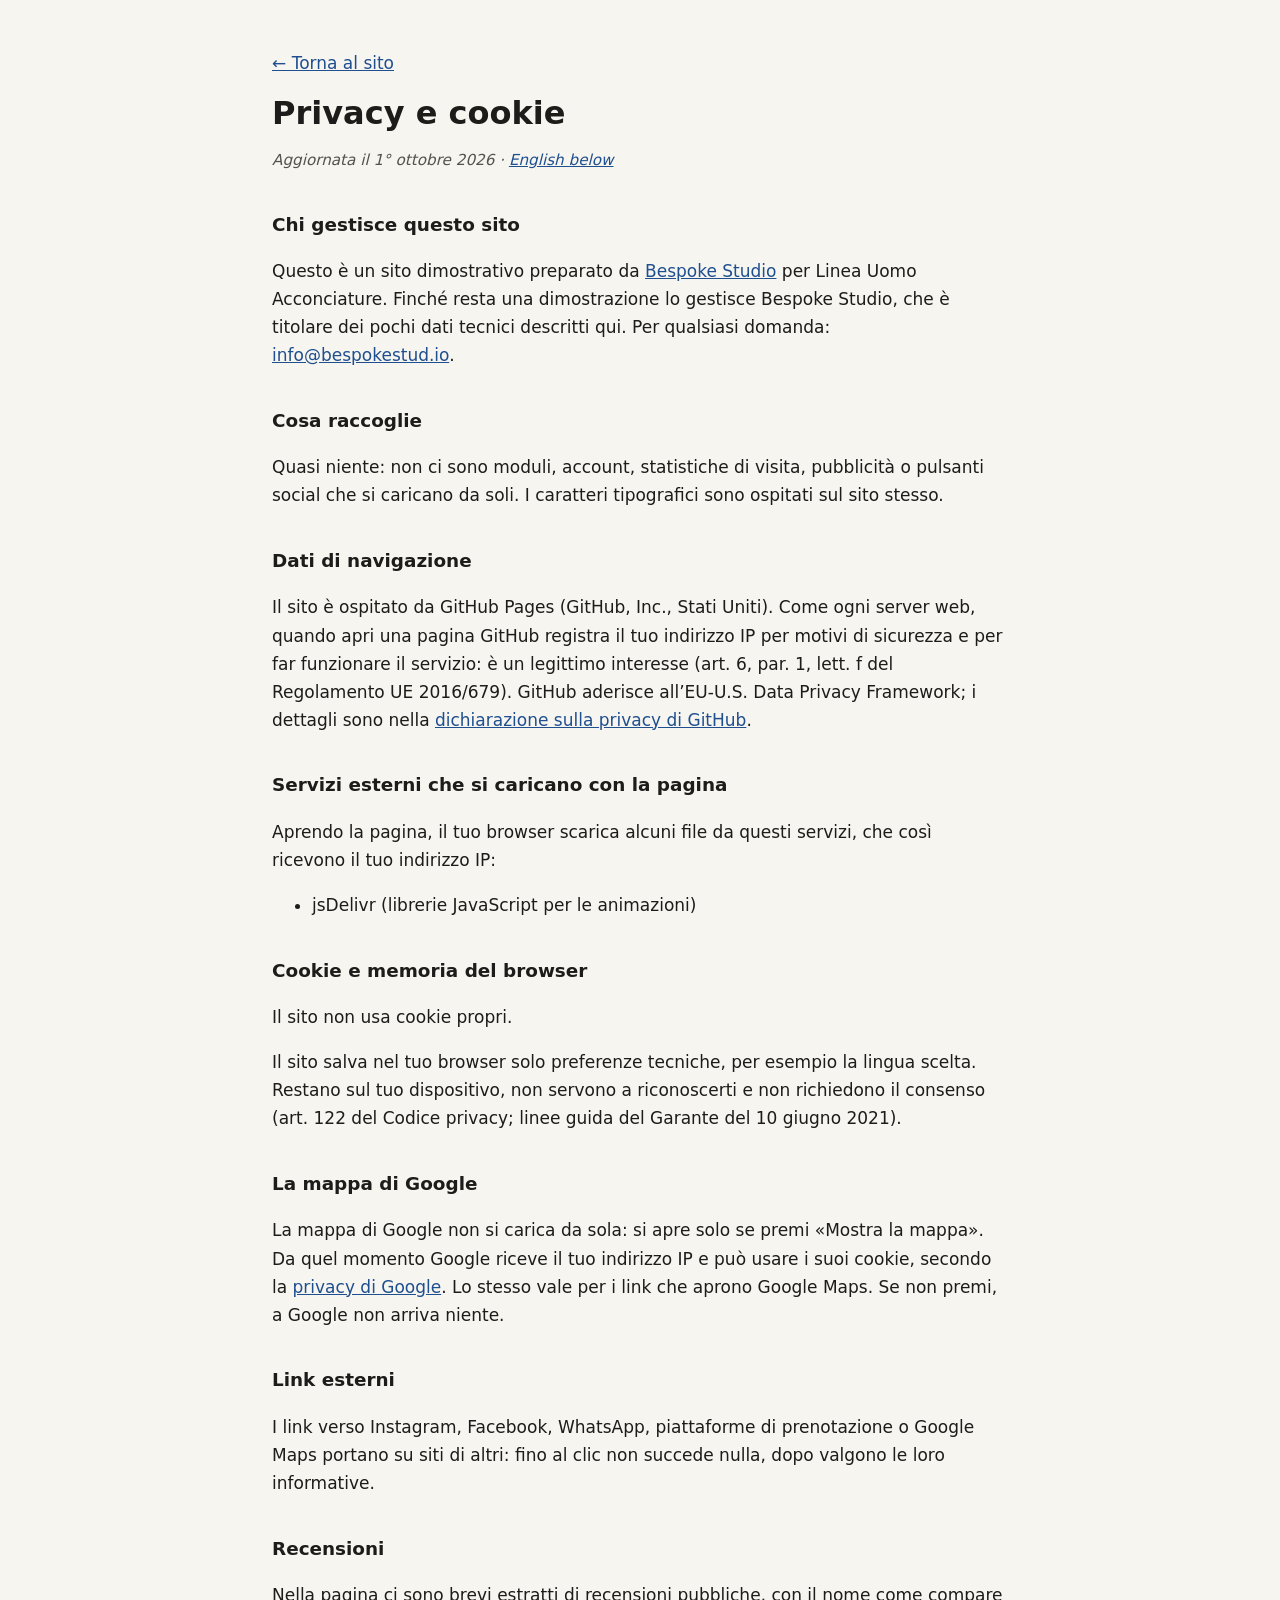
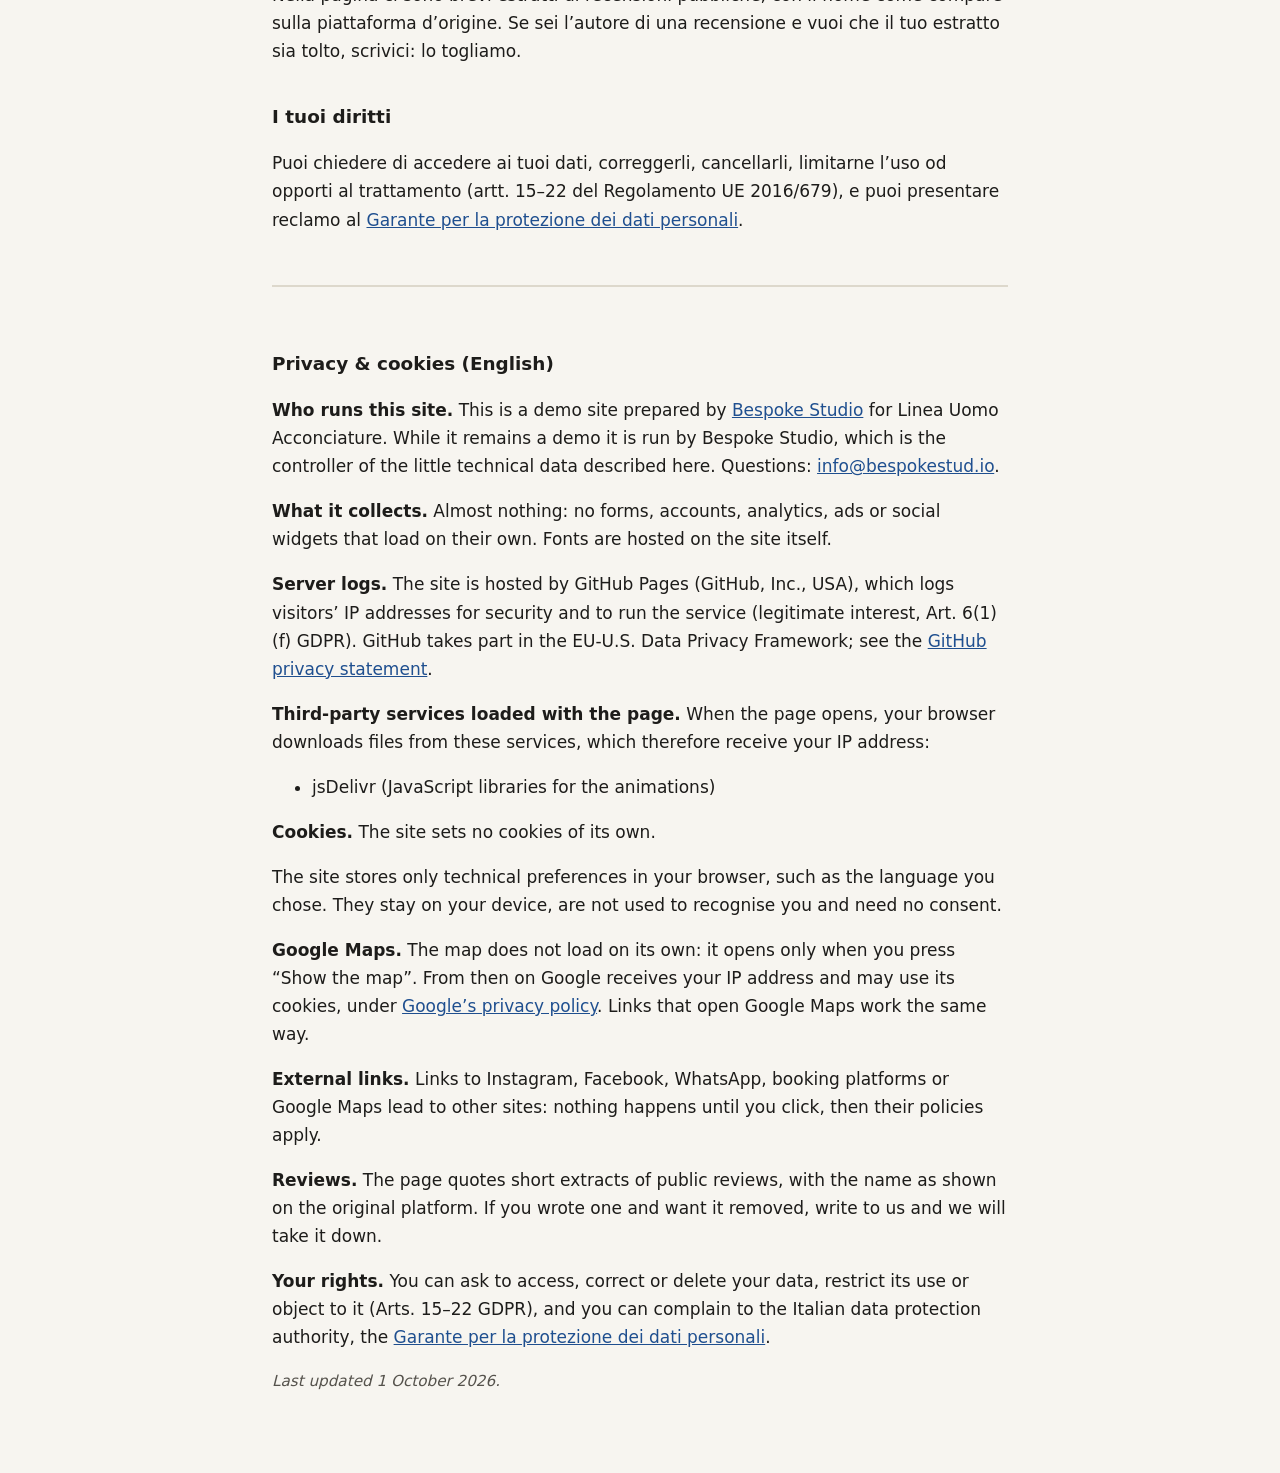
<file: privacy.html>
<!DOCTYPE html>
<html lang="it">
<head>
  <meta charset="UTF-8">
  <meta name="viewport" content="width=device-width, initial-scale=1.0">
  <meta name="robots" content="noindex">
  <title>Privacy e cookie · Linea Uomo Acconciature</title>
  <meta name="description" content="Informativa privacy e cookie del sito Linea Uomo Acconciature.">
  <style>
    body { margin: 0; background: #f7f5f0; color: #1d1c1a; font: 17px/1.65 system-ui, -apple-system, "Segoe UI", Roboto, sans-serif; }
    main { max-width: 46rem; margin: 0 auto; padding: 32px 20px 64px; }
    h1 { font-size: 2rem; line-height: 1.2; margin: 0.4em 0 0.2em; }
    h2 { font-size: 1.15rem; margin: 2em 0 0.4em; }
    a { color: #1f4f8f; }
    .data { color: #55524c; font-style: italic; font-size: 0.95rem; }
    .en { margin-top: 3em; padding-top: 1.5em; border-top: 2px solid #ddd8cc; }
    code { font-size: 0.9em; background: #ebe7dc; padding: 0 4px; border-radius: 3px; }
  </style>
</head>
<body>
<main>
  <p><a href="index.html">← Torna al sito</a></p>
  <h1>Privacy e cookie</h1>
  <p class="data">Aggiornata il 1° ottobre 2026 · <a href="#english" lang="en">English below</a></p>
  <h2>Chi gestisce questo sito</h2>
  <p>Questo è un sito dimostrativo preparato da <a href="https://bespokestud.io" rel="noopener">Bespoke Studio</a> per Linea Uomo Acconciature. Finché resta una dimostrazione lo gestisce Bespoke Studio, che è titolare dei pochi dati tecnici descritti qui. Per qualsiasi domanda: <a href="mailto:info@bespokestud.io">info@bespokestud.io</a>.</p>
  <h2>Cosa raccoglie</h2>
  <p>Quasi niente: non ci sono moduli, account, statistiche di visita, pubblicità o pulsanti social che si caricano da soli. I caratteri tipografici sono ospitati sul sito stesso.</p>
  <h2>Dati di navigazione</h2>
  <p>Il sito è ospitato da GitHub Pages (GitHub, Inc., Stati Uniti). Come ogni server web, quando apri una pagina GitHub registra il tuo indirizzo IP per motivi di sicurezza e per far funzionare il servizio: è un legittimo interesse (art. 6, par. 1, lett. f del Regolamento UE 2016/679). GitHub aderisce all’EU-U.S. Data Privacy Framework; i dettagli sono nella <a href="https://docs.github.com/site-policy/privacy-policies/github-general-privacy-statement" rel="noopener">dichiarazione sulla privacy di GitHub</a>.</p>
  <h2>Servizi esterni che si caricano con la pagina</h2>
  <p>Aprendo la pagina, il tuo browser scarica alcuni file da questi servizi, che così ricevono il tuo indirizzo IP:</p>
  <ul><li>jsDelivr (librerie JavaScript per le animazioni)</li></ul>
  <h2>Cookie e memoria del browser</h2>
  <p>Il sito non usa cookie propri.</p>
  <p>Il sito salva nel tuo browser solo preferenze tecniche, per esempio la lingua scelta. Restano sul tuo dispositivo, non servono a riconoscerti e non richiedono il consenso (art. 122 del Codice privacy; linee guida del Garante del 10 giugno 2021).</p>
  <h2>La mappa di Google</h2>
  <p>La mappa di Google non si carica da sola: si apre solo se premi «Mostra la mappa». Da quel momento Google riceve il tuo indirizzo IP e può usare i suoi cookie, secondo la <a href="https://policies.google.com/privacy?hl=it" rel="noopener">privacy di Google</a>. Lo stesso vale per i link che aprono Google Maps. Se non premi, a Google non arriva niente.</p>
  <h2>Link esterni</h2>
  <p>I link verso Instagram, Facebook, WhatsApp, piattaforme di prenotazione o Google Maps portano su siti di altri: fino al clic non succede nulla, dopo valgono le loro informative.</p>
  <h2>Recensioni</h2>
  <p>Nella pagina ci sono brevi estratti di recensioni pubbliche, con il nome come compare sulla piattaforma d’origine. Se sei l’autore di una recensione e vuoi che il tuo estratto sia tolto, scrivici: lo togliamo.</p>
  <h2>I tuoi diritti</h2>
  <p>Puoi chiedere di accedere ai tuoi dati, correggerli, cancellarli, limitarne l’uso od opporti al trattamento (artt. 15–22 del Regolamento UE 2016/679), e puoi presentare reclamo al <a href="https://www.garanteprivacy.it" rel="noopener">Garante per la protezione dei dati personali</a>.</p>
  <div class="en" id="english" lang="en">
    <h2>Privacy &amp; cookies (English)</h2>
    <p><strong>Who runs this site.</strong> This is a demo site prepared by <a href="https://bespokestud.io" rel="noopener">Bespoke Studio</a> for Linea Uomo Acconciature. While it remains a demo it is run by Bespoke Studio, which is the controller of the little technical data described here. Questions: <a href="mailto:info@bespokestud.io">info@bespokestud.io</a>.</p>
    <p><strong>What it collects.</strong> Almost nothing: no forms, accounts, analytics, ads or social widgets that load on their own. Fonts are hosted on the site itself.</p>
    <p><strong>Server logs.</strong> The site is hosted by GitHub Pages (GitHub, Inc., USA), which logs visitors’ IP addresses for security and to run the service (legitimate interest, Art. 6(1)(f) GDPR). GitHub takes part in the EU-U.S. Data Privacy Framework; see the <a href="https://docs.github.com/site-policy/privacy-policies/github-general-privacy-statement" rel="noopener">GitHub privacy statement</a>.</p>
    <p><strong>Third-party services loaded with the page.</strong> When the page opens, your browser downloads files from these services, which therefore receive your IP address:</p><ul><li>jsDelivr (JavaScript libraries for the animations)</li></ul>
    <p><strong>Cookies.</strong> The site sets no cookies of its own.</p>
    <p>The site stores only technical preferences in your browser, such as the language you chose. They stay on your device, are not used to recognise you and need no consent.</p>
    <p><strong>Google Maps.</strong> The map does not load on its own: it opens only when you press “Show the map”. From then on Google receives your IP address and may use its cookies, under <a href="https://policies.google.com/privacy?hl=en" rel="noopener">Google’s privacy policy</a>. Links that open Google Maps work the same way.</p>
    <p><strong>External links.</strong> Links to Instagram, Facebook, WhatsApp, booking platforms or Google Maps lead to other sites: nothing happens until you click, then their policies apply.</p>
    <p><strong>Reviews.</strong> The page quotes short extracts of public reviews, with the name as shown on the original platform. If you wrote one and want it removed, write to us and we will take it down.</p>
    <p><strong>Your rights.</strong> You can ask to access, correct or delete your data, restrict its use or object to it (Arts. 15–22 GDPR), and you can complain to the Italian data protection authority, the <a href="https://www.garanteprivacy.it" rel="noopener">Garante per la protezione dei dati personali</a>.</p>
    <p class="data">Last updated 1 October 2026.</p>
  </div>
</main>
</body>
</html>
</file>
